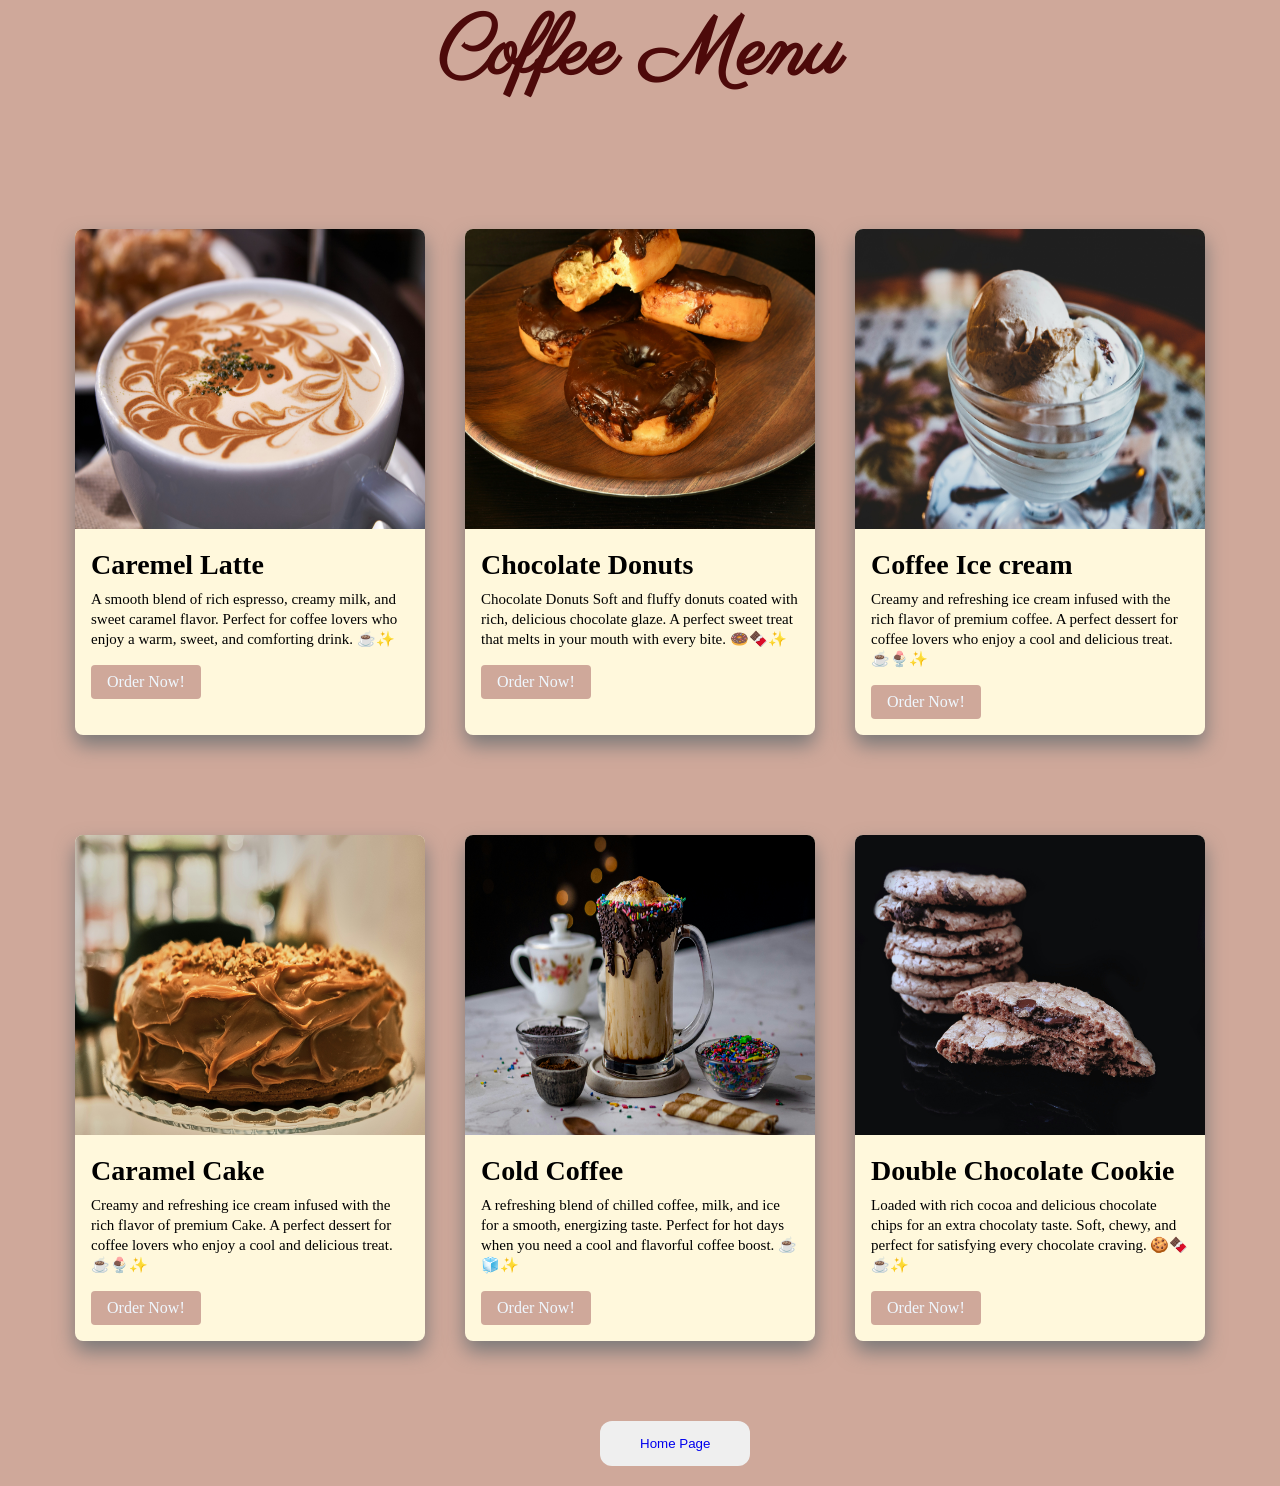
<file: gallery.html>
<!DOCTYPE html>
<html lang="en">
<head>
    <meta charset="UTF-8">
    <meta name="viewport" content="width=device-width, initial-scale=1.0">
    <title>Gallery</title>
</head>
<body>
<style>


@font-face {
    font-family: "Parisienne-Regular.ttf";
    src: url(fonts/Parisienne-Regular.ttf);
}


*{
    margin: 0;
    padding: 0;
    box-sizing: border-box;
}

body{
    background-color: rgb(207, 168, 154);
}
h1{
text-align: center;
      font-family: "Parisienne-Regular.ttf";
      font-size: 80px;
      color: rgb(77, 10, 10);
}
.cards-container{
    display: flex;
    justify-content: center;
    flex-wrap: wrap;
    margin-top: 100px;
}
.card-menu{
    width: 350px;
    background-color:cornsilk ;
    box-shadow: 0px 10px 20px grey;
    border-radius: 8px;
    overflow: hidden;
margin: 20px;
}
.card-menu img{
    height: 300px;
    width: 100%;

}
.card-text{
    padding: 16px;
}
.card-text h3{
    font-size: 28px;
    margin-bottom: 8px;
}
.card-text p{
color: var(--text-color);
font-size: 15px;
line-height: 20px;
}
.card-text .btn{
    display: inline-block;
    padding: 8px 16px ;
    border-radius: 4px;
    background-color: rgb(207, 168, 154);
    text-decoration: none;
    margin-top: 16px;
    color: aliceblue;
}
.btn:hover{
    color: rgb(207, 168, 154);
    background-color :cornsilk;
    border: 2px groove rgb(207, 168, 154);
}
.card-menu{
    transition: 2s;
    box-shadow: 0px 10px 20px rgb(121, 120, 120);
    margin-bottom: 80px;
}
.card-menu:hover{
    transform:rotateX(360deg)
}
#btnn{
    padding: 15px 40px;
    border: none;
    outline: none;
    color: white;
    cursor: pointer;
    border-radius: 12px;
margin-left: 600px;
margin-bottom: 20px;

}
#btnn a{
    text-decoration: none;
    text-decoration: white;
}

#btnn:hover{
background: #020024;
background: linear-gradient(90deg, rgb(21, 11, 151) 0%, rgb(199, 141, 131) 35%, rgb(154, 218, 218) 100%);
color: white;
border: 2px groove white;
}
</style>



<h1>Coffee Menu</h1>

    <div class="cards-container">

<div class="card-menu">
<img src="img/caramel latte.jpg" alt="" >
<div class="card-text">
<h3>Caremel Latte</h3>
<p>A smooth blend of rich espresso, creamy milk, and sweet caramel flavor.
Perfect for coffee lovers who enjoy a warm, sweet, and comforting drink. ☕✨</p>
<a href="#" class="btn">Order Now!</a>
</div>
</div>

<div class="card-menu">
<img src="img/gennady-zakharin-WOJrz0_BZmE-unsplash.jpg" alt="">
<div class="card-text">
<h3>Chocolate Donuts</h3>
<p>Chocolate Donuts
Soft and fluffy donuts coated with rich, delicious chocolate glaze. A perfect sweet treat that melts in your mouth with every bite. 🍩🍫✨
</p>
<a href="#" class="btn">Order Now!</a>
</div>
</div>

<div class="card-menu">
<img src="img/krisztina-papp-g9jFg1utz1w-unsplash.jpg" alt="" >
<div class="card-text">
<h3>Coffee Ice cream</h3>
<p>Creamy and refreshing ice cream infused with the rich flavor of premium coffee.
A perfect dessert for coffee lovers who enjoy a cool and delicious treat. ☕🍨✨</p>
<a href="#" class="btn">Order Now!</a>
</div>
</div>


<div class="card-menu">
<img src="img/lora-georgieva-wQV2Y5O3huE-unsplash.jpg" alt="" >
<div class="card-text">
<h3>Caramel Cake</h3>
<p>Creamy and refreshing ice cream infused with the rich flavor of premium Cake.
A perfect dessert for coffee lovers who enjoy a cool and delicious treat. ☕🍨✨</p>
<a href="#" class="btn">Order Now!</a>
</div>
</div>

<div class="card-menu">
<img src="img/reshu-drolia-s8JdNqJJT2U-unsplash.jpg" alt="" >
<div class="card-text">
<h3>Cold Coffee</h3>
<p>A refreshing blend of chilled coffee, milk, and ice for a smooth, energizing taste.
Perfect for hot days when you need a cool and flavorful coffee boost. ☕🧊✨</p>
<a href="#" class="btn">Order Now!</a>
</div>
</div>


<div class="card-menu">
<img src="img/sona-malkhasyan-Cu0ALTMJ9Z8-unsplash.jpg" alt="" >
<div class="card-text">
<h3>Double Chocolate Cookie</h3>
<p>
Loaded with rich cocoa and delicious chocolate chips for an extra chocolaty taste.
Soft, chewy, and perfect for satisfying every chocolate craving. 🍪🍫☕✨</p>
<a href="#" class="btn">Order Now!</a>
</div>
</div>

    </div>
    <button id="btnn">
        <a href="index.html">Home Page</a>
    </button>
</body>
</html>
</file>
